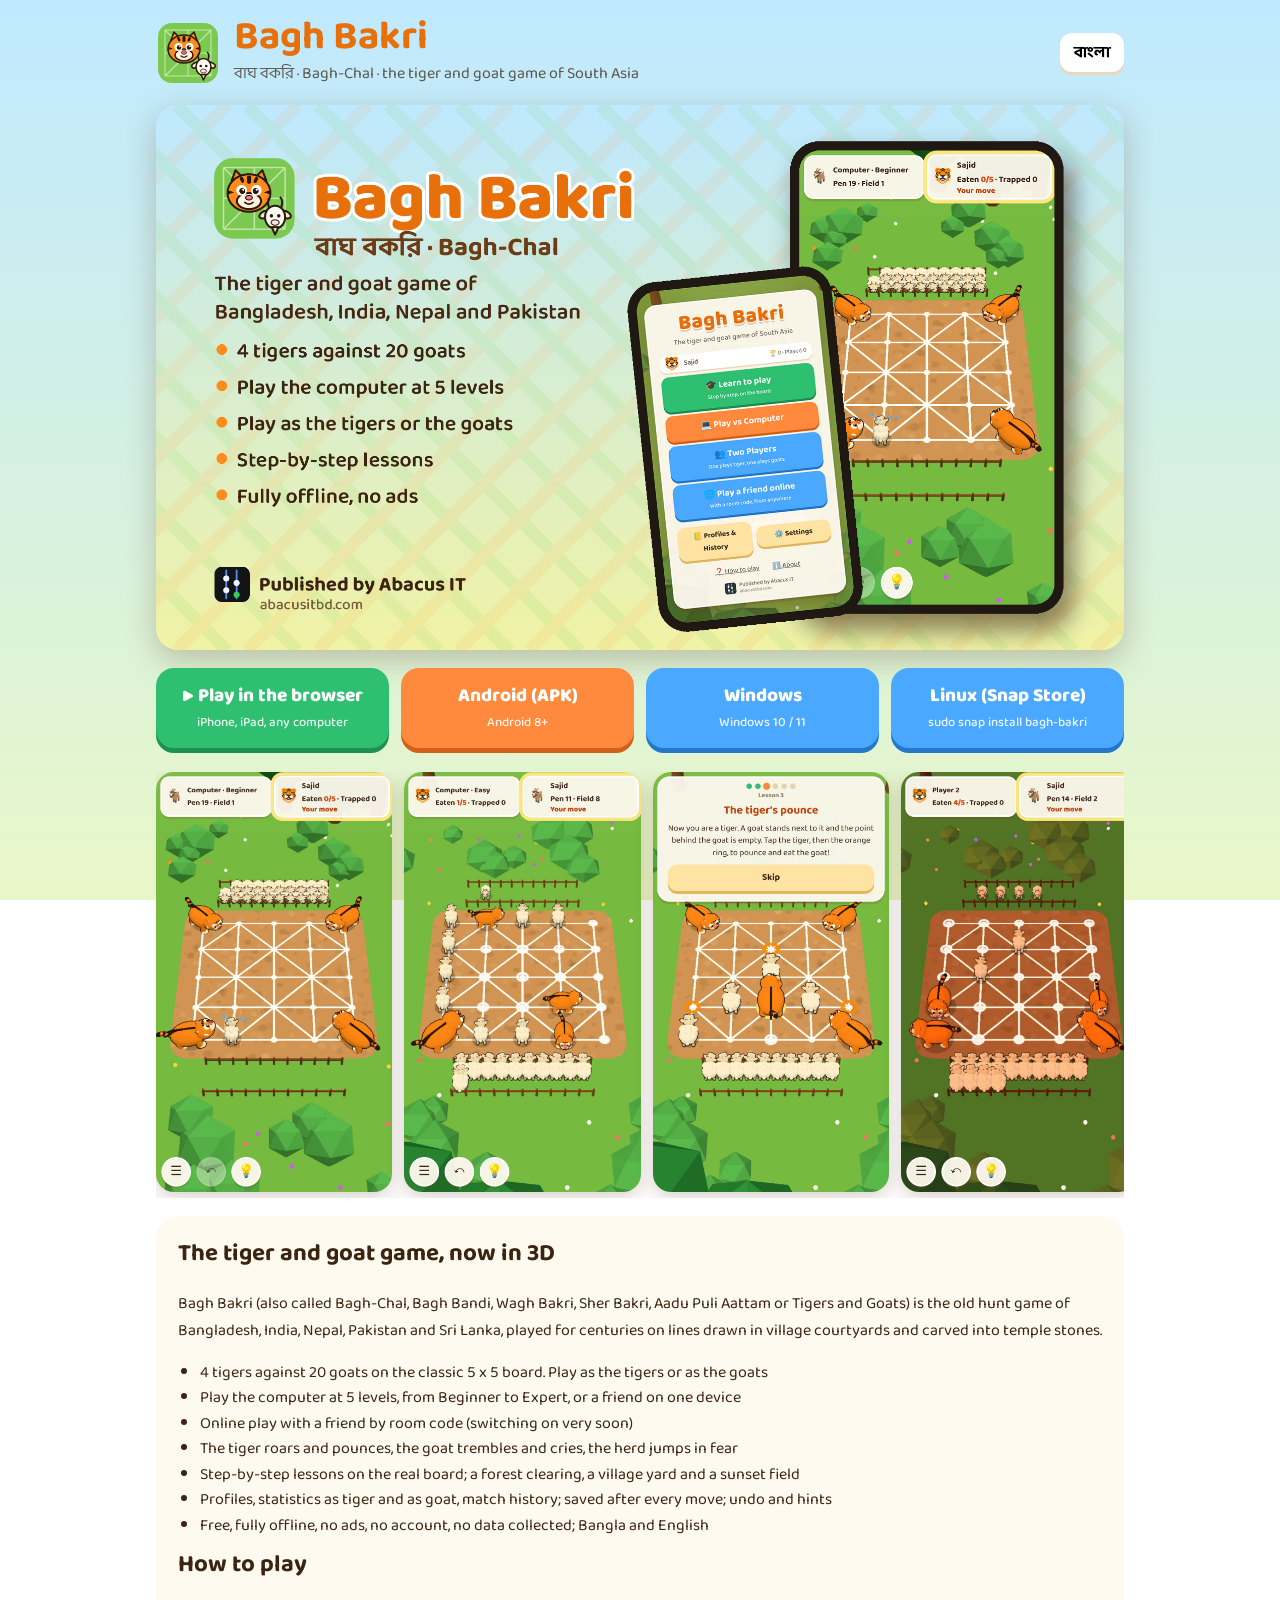
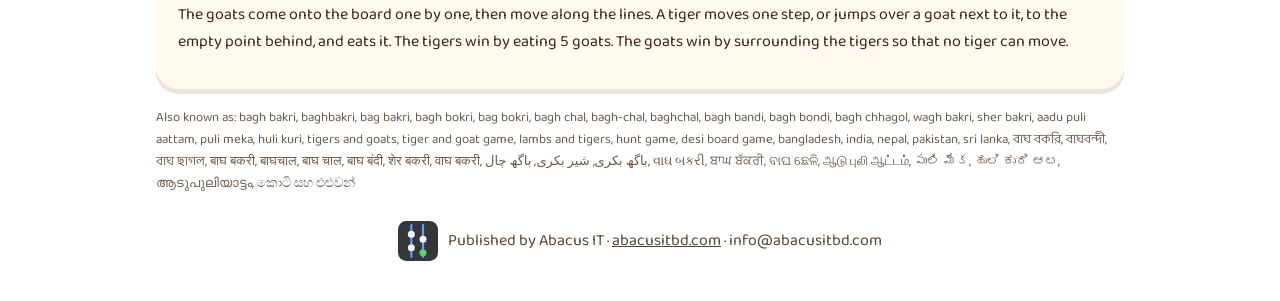
<file: index.html>
<!doctype html>
<html lang="en">
<head>
<meta charset="utf-8">
<meta name="viewport" content="width=device-width, initial-scale=1">
<title>Bagh Bakri (বাঘ বকরি, Bagh-Chal): the tiger and goat board game of South Asia</title>
<meta name="description" content="Bagh Bakri (বাঘ বকরি, Bagh-Chal, Bagh Bandi, Sher Bakri, Aadu Puli), the tiger and goat hunt board game of Bangladesh, India, Nepal, Pakistan and Sri Lanka, in cartoon 3D. 4 tigers against 20 goats. Play the computer at 5 levels or a friend. Android, Windows, Linux and in the browser. Free, offline, no ads. By Abacus IT.">
<meta name="keywords" content="bagh bakri, baghbakri, bag bakri, bagh bokri, bag bokri, bagh chal, bagh-chal, baghchal, bagh bandi, bagh bondi, bagh chhagol, wagh bakri, sher bakri, aadu puli aattam, puli meka, huli kuri, tigers and goats, tiger and goat game, lambs and tigers, hunt game, desi board game, bangladesh, india, nepal, pakistan, sri lanka, বাঘ বকরি, বাঘবন্দী, বাঘ ছাগল, बाघ बकरी, बाघचाल, बाघ चाल, बाघ बंदी, शेर बकरी, वाघ बकरी, باگھ بکری, شیر بکری, باگھ چال, વાઘ બકરી, ਬਾਘ ਬੱਕਰੀ, ବାଘ ଛେଳି, ஆடு புலி ஆட்டம், పులి మేక, ಹುಲಿ ಕುರಿ ಆಟ, ആടുപുലിയാട്ടം, කොටි සහ එළුවන්">
<meta property="og:title" content="Bagh Bakri (বাঘ বকরি)">
<meta property="og:description" content="The tiger and goat hunt board game of South Asia, in cartoon 3D. Free, offline, no ads.">
<meta property="og:image" content="cover-en.png">
<link rel="icon" href="icon.svg">
<style>
@font-face { font-family: "Baloo Da 2"; src: url("BalooDa2.ttf") format("truetype"); font-weight: 400 800; font-display: swap; }
:root { --ink: #3b2412; --card: #fffaf0; --go: #2fbf71; --go-d: #1f8f52; --b1: #ff8a3d; --b1-d: #d2601a; --b2: #4aa8ff; --b2-d: #2577c9; }
* { box-sizing: border-box; }
body { margin: 0; font-family: "Baloo Da 2", "Noto Sans Bengali", system-ui, sans-serif; color: var(--ink); background: linear-gradient(#bfe9ff, #e9f7c8) fixed; }
.wrap { max-width: 1000px; margin: 0 auto; padding: 18px 16px 40px; }
header { display: flex; align-items: center; gap: 14px; }
header img { width: 64px; height: 64px; }
h1 { margin: 0; font-size: 40px; color: #e8700a; line-height: 1; }
.tag { margin: 2px 0 0; opacity: .75; }
.lang { margin-left: auto; background: #fff; border: 0; border-radius: 12px; padding: 6px 14px; font: inherit; font-weight: 700; cursor: pointer; box-shadow: 0 3px 0 #ead9b8; }
.cover { width: 100%; border-radius: 22px; margin: 18px 0; box-shadow: 0 10px 30px rgba(80,40,10,.25); display: block; }
.btns { display: grid; grid-template-columns: repeat(auto-fit, minmax(220px, 1fr)); gap: 12px; margin: 10px 0 24px; }
.btns a { display: block; text-decoration: none; color: #fff; font-weight: 800; font-size: 19px; text-align: center; border-radius: 18px; padding: 12px 10px 14px; }
.btns small { display: block; font-size: 13px; font-weight: 500; opacity: .9; }
.play { background: var(--go); box-shadow: 0 5px 0 var(--go-d); }
.and { background: var(--b1); box-shadow: 0 5px 0 var(--b1-d); }
.win, .lin { background: var(--b2); box-shadow: 0 5px 0 var(--b2-d); }
.shots { display: flex; gap: 12px; overflow-x: auto; padding-bottom: 6px; }
.shots img { height: 420px; border-radius: 18px; box-shadow: 0 6px 18px rgba(80,40,10,.2); }
.card { background: var(--card); border-radius: 22px; padding: 18px 22px; margin: 18px 0; box-shadow: 0 5px 0 rgba(120,70,20,.15); }
.card h2 { margin: 0 0 6px; } .card ul { margin: 6px 0; padding-left: 22px; line-height: 1.6; }
footer { display: flex; align-items: center; gap: 10px; justify-content: center; margin-top: 26px; opacity: .85; }
footer img { width: 40px; height: 40px; } footer a { color: inherit; }
body.en [data-l="bn"], body.bn [data-l="en"] { display: none !important; }
</style>
</head>
<body class="en">
<div class="wrap">
  <header>
    <img src="icon.svg" alt="">
    <div><h1><span data-l="en">Bagh Bakri</span><span data-l="bn">বাঘ বকরি</span></h1>
      <p class="tag"><span data-l="en">বাঘ বকরি · Bagh-Chal · the tiger and goat game of South Asia</span><span data-l="bn">বাঘ আর ছাগলের চিরচেনা খেলা, রঙিন ত্রিমাত্রিক রূপে</span></p></div>
    <button class="lang" id="lang">বাংলা</button>
  </header>
  <img class="cover" data-l="en" src="cover-en.png" alt="Bagh Bakri">
  <img class="cover" data-l="bn" src="cover-bn.png" alt="বাঘ বকরি">
  <div class="btns">
    <a class="play" href="play/"><span data-l="en">▶ Play in the browser</span><span data-l="bn">▶ ব্রাউজারে খেলো</span><small data-l="en">iPhone, iPad, any computer</small><small data-l="bn">আইফোন, আইপ্যাড, যেকোনো কম্পিউটার</small></a>
    <a class="and" href="https://github.com/riadul/bagh-bakri-download/releases/latest/download/BaghBakri.apk"><span data-l="en">Android (APK)</span><span data-l="bn">অ্যান্ড্রয়েড (APK)</span><small>Android 8+</small></a>
    <a class="win" href="https://github.com/riadul/bagh-bakri-download/releases/latest/download/BaghBakri-Setup-x64.exe"><span data-l="en">Windows</span><span data-l="bn">উইন্ডোজ</span><small>Windows 10 / 11</small></a>
    <a class="lin" href="https://snapcraft.io/bagh-bakri"><span data-l="en">Linux (Snap Store)</span><span data-l="bn">লিনাক্স (স্ন্যাপ স্টোর)</span><small>sudo snap install bagh-bakri</small></a>
  </div>
  <div class="shots" data-l="en"><img src="en-03-pounce.jpg" alt=""><img src="en-02-game.jpg" alt=""><img src="en-04-tutorial.jpg" alt=""><img src="en-06-sunset.jpg" alt=""></div>
  <div class="shots" data-l="bn"><img src="bn-03-pounce.jpg" alt=""><img src="bn-02-game.jpg" alt=""><img src="bn-04-tutorial.jpg" alt=""><img src="bn-06-sunset.jpg" alt=""></div>
  <div class="card" data-l="en">
    <h2>The tiger and goat game, now in 3D</h2>
    <p>Bagh Bakri (also called Bagh-Chal, Bagh Bandi, Wagh Bakri, Sher Bakri, Aadu Puli Aattam or Tigers and Goats) is the old hunt game of Bangladesh, India, Nepal, Pakistan and Sri Lanka, played for centuries on lines drawn in village courtyards and carved into temple stones.</p>
    <ul>
      <li>4 tigers against 20 goats on the classic 5 x 5 board. Play as the tigers or as the goats</li>
      <li>Play the computer at 5 levels, from Beginner to Expert, or a friend on one device</li>
      <li>Online play with a friend by room code (switching on very soon)</li>
      <li>The tiger roars and pounces, the goat trembles and cries, the herd jumps in fear</li>
      <li>Step-by-step lessons on the real board; a forest clearing, a village yard and a sunset field</li>
      <li>Profiles, statistics as tiger and as goat, match history; saved after every move; undo and hints</li>
      <li>Free, fully offline, no ads, no account, no data collected; Bangla and English</li>
    </ul>
    <h2>How to play</h2>
    <p>The goats come onto the board one by one, then move along the lines. A tiger moves one step, or jumps over a goat next to it, to the empty point behind, and eats it. The tigers win by eating 5 goats. The goats win by surrounding the tigers so that no tiger can move.</p>
  </div>
  <div class="card" data-l="bn">
    <h2>বাঘ আর ছাগলের খেলা, এবার ত্রিমাত্রিক রূপে</h2>
    <p>বাঘ বকরি (বাঘবন্দী, বাঘ-ছাগল) বাংলাদেশ, ভারত, নেপাল আর পাকিস্তানের চিরচেনা খেলা। উঠোনে দাগ কেটে, মন্দিরের পাথরে খোদাই করে কিংবা কাঠের বোর্ডে শত শত বছর ধরে এই খেলা চলে আসছে।</p>
    <ul>
      <li>৪টি বাঘ আর ২০টি ছাগল। বাঘ হয়ে ছাগল খাও, নয়তো ছাগল হয়ে বাঘদের ঘিরে আটকে ফেলো</li>
      <li>কম্পিউটারের সাথে ৫টি স্তর, নতুন থেকে ওস্তাদ পর্যন্ত, অথবা একই ফোনে বন্ধুর সাথে</li>
      <li>রুম কোড দিয়ে বন্ধুর সাথে অনলাইন খেলা (খুব শিগগিরই চালু হবে)</li>
      <li>বাঘের গর্জন আর ঝাঁপ, ছাগলের কাঁপুনি আর কান্না, ভয়ে লাফিয়ে ওঠা পাল</li>
      <li>আসল বোর্ডে ধাপে ধাপে শেখার পাঠ; বনের ধার, গ্রামের উঠোন আর গোধূলির মাঠ</li>
      <li>নিজের প্রোফাইল, বাঘ আর ছাগল হিসেবে আলাদা হিসাব, খেলার ইতিহাস; প্রতিটি চালে সেভ; ফেরত আর পরামর্শ</li>
      <li>সম্পূর্ণ ফ্রি, পুরোপুরি অফলাইন, কোনো বিজ্ঞাপন নেই, অ্যাকাউন্ট লাগে না; বাংলা আর ইংরেজি</li>
    </ul>
    <h2>কীভাবে খেলবে</h2>
    <p>ছাগলগুলো একটা একটা করে বোর্ডে আসে, তারপর দাগ ধরে চলে। বাঘ এক ঘর চলে, অথবা পাশের ছাগলের ওপর দিয়ে পেছনের খালি ঘরে লাফ দিয়ে ছাগলটা খেয়ে ফেলে। ৫টি ছাগল খেলে বাঘ জেতে। বাঘদের এমনভাবে ঘিরে ফেলো যেন কোনো বাঘ আর নড়তে না পারে, তাহলে ছাগল জিতবে।</p>
  </div>
  <p class="tag" style="font-size:13px">Also known as: bagh bakri, baghbakri, bag bakri, bagh bokri, bag bokri, bagh chal, bagh-chal, baghchal, bagh bandi, bagh bondi, bagh chhagol, wagh bakri, sher bakri, aadu puli aattam, puli meka, huli kuri, tigers and goats, tiger and goat game, lambs and tigers, hunt game, desi board game, bangladesh, india, nepal, pakistan, sri lanka, বাঘ বকরি, বাঘবন্দী, বাঘ ছাগল, बाघ बकरी, बाघचाल, बाघ चाल, बाघ बंदी, शेर बकरी, वाघ बकरी, باگھ بکری, شیر بکری, باگھ چال, વાઘ બકરી, ਬਾਘ ਬੱਕਰੀ, ବାଘ ଛେଳି, ஆடு புலி ஆட்டம், పులి మేక, ಹುಲಿ ಕುರಿ ಆಟ, ആടുപുലിയാട്ടം, කොටි සහ එළුවන්</p>
  <footer><img src="abacus-it.svg" alt="Abacus IT"><span><span data-l="en">Published by Abacus IT</span><span data-l="bn">প্রকাশক: অ্যাবাকাস আইটি</span> · <a href="https://abacusitbd.com">abacusitbd.com</a> · info@abacusitbd.com</span></footer>
</div>
<script>
// Bangla for Bangla devices or Bangladesh's time zone, English elsewhere (same rule as the game); the button switches.
function detect() {
  try {
    const langs = [...(navigator.languages || []), navigator.language].filter(Boolean).map((l) => l.toLowerCase());
    if (langs.some((l) => l.startsWith("bn"))) return "bn";
    const tz = Intl.DateTimeFormat().resolvedOptions().timeZone || "";
    if (tz === "Asia/Dhaka" || tz === "Asia/Dacca") return "bn";
  } catch (e) {}
  return "en";
}
function set(l) {
  document.body.className = l; document.documentElement.lang = l;
  document.getElementById("lang").textContent = l === "bn" ? "English" : "বাংলা";
  try { localStorage.setItem("bb.site.lang", l); } catch (e) {}
}
let saved = null; try { saved = localStorage.getItem("bb.site.lang"); } catch (e) {}
set(saved || detect());
document.getElementById("lang").onclick = () => set(document.body.className === "bn" ? "en" : "bn");
</script>
</body>
</html>
</file>
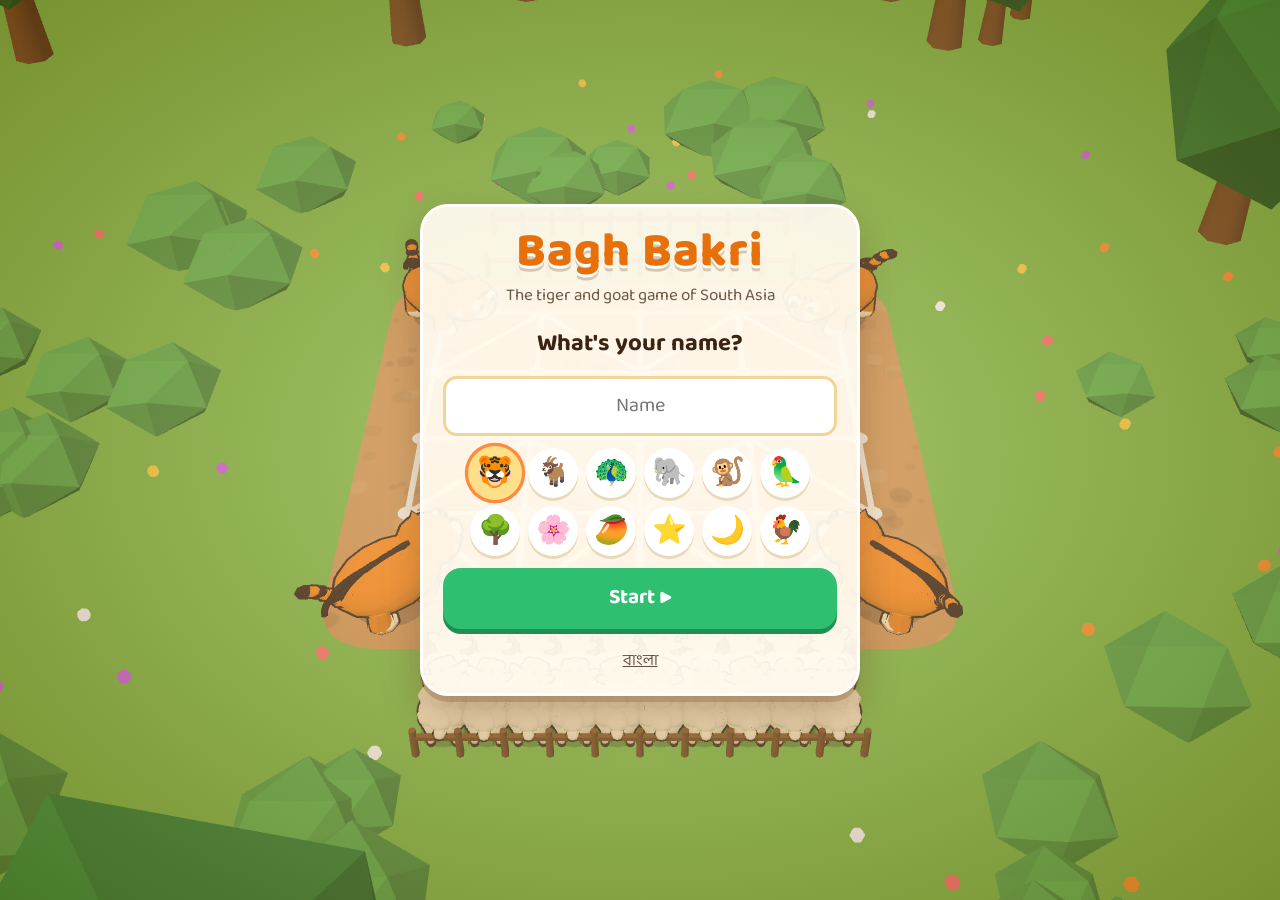
<file: play/index.html>
<!doctype html>
<html lang="bn">
<head>
<meta charset="utf-8" />
<meta name="viewport" content="width=device-width, initial-scale=1, viewport-fit=cover, user-scalable=no" />
<meta name="theme-color" content="#ffd59a" />
<title>বাঘ বকরি · Bagh Bakri</title>
<link rel="icon" href="icon.svg" />
  <script type="module" crossorigin src="./assets/index-CxTiNd1f.js"></script>
  <link rel="stylesheet" crossorigin href="./assets/index-DYzXVV7F.css">
</head>
<body>
<canvas id="board"></canvas>
<div id="ui"></div>
<div id="loading">বাঘ বকরি</div>
</body>
</html>
</file>
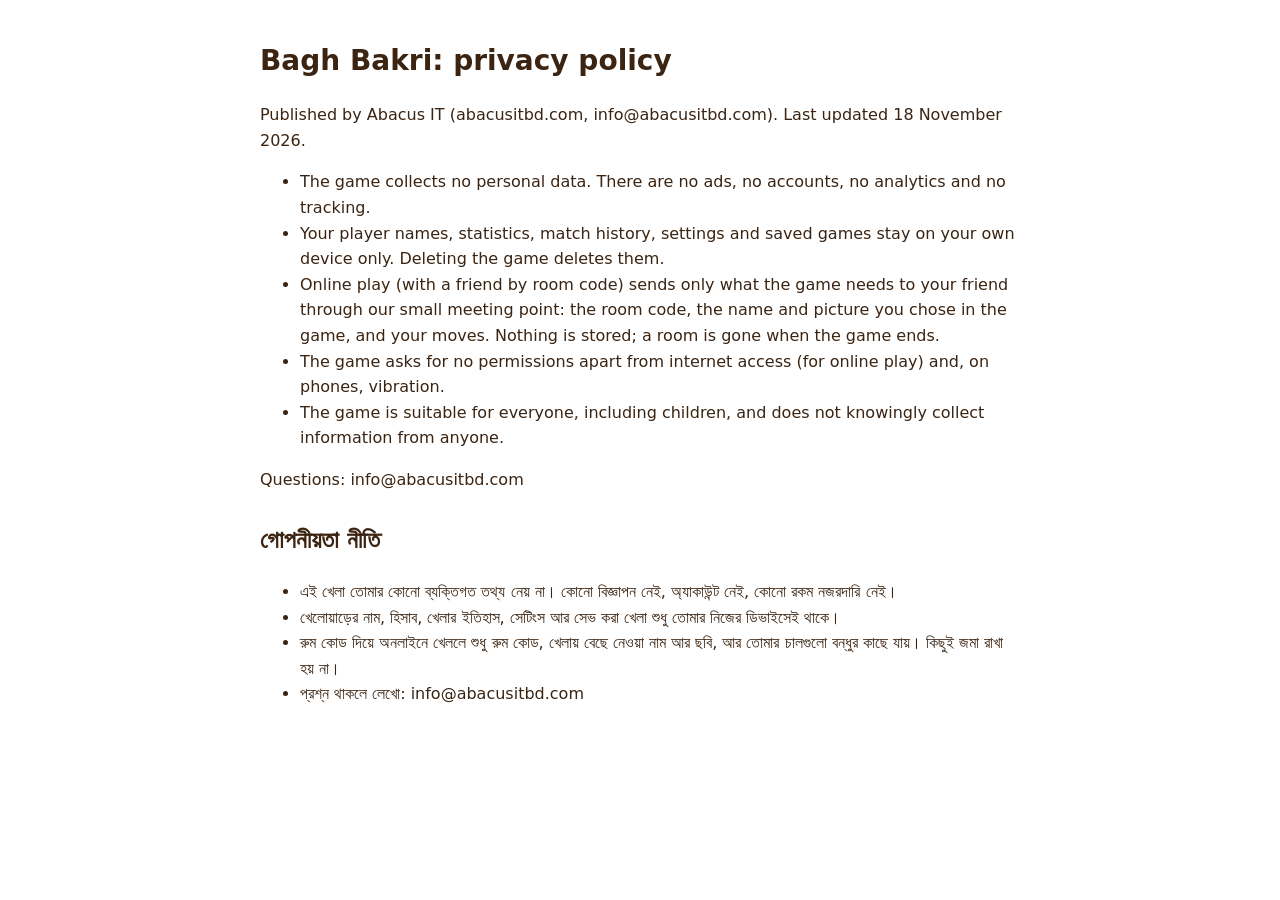
<file: privacy/index.html>
<!doctype html><html lang="en"><head><meta charset="utf-8"><meta name="viewport" content="width=device-width, initial-scale=1">
<title>Bagh Bakri: privacy policy</title><style>body{font-family:system-ui,"Noto Sans Bengali",sans-serif;max-width:760px;margin:0 auto;padding:20px 16px 40px;line-height:1.6;color:#3b2412}h1{font-size:28px}h2{margin-top:28px}</style></head><body>
<h1>Bagh Bakri: privacy policy</h1><p>Published by Abacus IT (abacusitbd.com, info@abacusitbd.com). Last updated 18 November 2026.</p>
<ul><li>The game collects no personal data. There are no ads, no accounts, no analytics and no tracking.</li>
<li>Your player names, statistics, match history, settings and saved games stay on your own device only. Deleting the game deletes them.</li>
<li>Online play (with a friend by room code) sends only what the game needs to your friend through our small meeting point: the room code, the name and picture you chose in the game, and your moves. Nothing is stored; a room is gone when the game ends.</li>
<li>The game asks for no permissions apart from internet access (for online play) and, on phones, vibration.</li>
<li>The game is suitable for everyone, including children, and does not knowingly collect information from anyone.</li></ul>
<p>Questions: info@abacusitbd.com</p>
<h2 lang="bn">গোপনীয়তা নীতি</h2><ul lang="bn">
<li>এই খেলা তোমার কোনো ব্যক্তিগত তথ্য নেয় না। কোনো বিজ্ঞাপন নেই, অ্যাকাউন্ট নেই, কোনো রকম নজরদারি নেই।</li>
<li>খেলোয়াড়ের নাম, হিসাব, খেলার ইতিহাস, সেটিংস আর সেভ করা খেলা শুধু তোমার নিজের ডিভাইসেই থাকে।</li>
<li>রুম কোড দিয়ে অনলাইনে খেললে শুধু রুম কোড, খেলায় বেছে নেওয়া নাম আর ছবি, আর তোমার চালগুলো বন্ধুর কাছে যায়। কিছুই জমা রাখা হয় না।</li>
<li>প্রশ্ন থাকলে লেখো: info@abacusitbd.com</li></ul></body></html>
</file>
<file: play/assets/index-DYzXVV7F.css>
@font-face{font-family:"Baloo Da 2";src:url(../fonts/BalooDa2.ttf)format("truetype");font-weight:400 800;font-display:swap}:root{--ink:#3b2412;--card:#fffaf0f0;--go:#2fbf71;--go-d:#1f8f52;--b1:#ff8a3d;--b1-d:#d2601a;--b2:#4aa8ff;--b2-d:#2577c9;--b3:#b07cff;--b3-d:#7d4ed6;--mid:#ffe3a3;--mid-d:#e2b65a;--red:#ef4b4b;--safe-t:env(safe-area-inset-top,0px);--safe-b:env(safe-area-inset-bottom,0px)}*{box-sizing:border-box;-webkit-tap-highlight-color:transparent}html,body{height:100%;color:var(--ink);-webkit-user-select:none;user-select:none;touch-action:manipulation;background:#bfe9ff;margin:0;font-family:"Baloo Da 2",Noto Sans Bengali,system-ui,sans-serif;overflow:hidden}[hidden]{display:none!important}#board{width:100vw;height:100vh;display:block;position:fixed;inset:0}#ui{pointer-events:none;position:fixed;inset:0}#ui>*{pointer-events:auto}#loading{color:#e8700a;background:#bfe9ff;place-items:center;font-size:40px;font-weight:800;display:grid;position:fixed;inset:0}.screen{padding:calc(16px + var(--safe-t)) 16px calc(16px + var(--safe-b));background:radial-gradient(#ffecc859,#78461459);place-items:center;display:grid;position:absolute;inset:0;overflow-y:auto}.card{background:var(--card);text-align:center;border:3px solid #fff;border-radius:28px;width:min(440px,100%);padding:22px 20px 18px;animation:.28s cubic-bezier(.2,1.4,.5,1) pop;box-shadow:0 6px #78461440,0 18px 40px #50280a4d}.card.tall{max-height:calc(100vh - 32px - var(--safe-t) - var(--safe-b));overflow-y:auto}.card.small-card{width:min(380px,100%)}@keyframes pop{0%{opacity:0;transform:scale(.85)translateY(20px)}to{opacity:1;transform:none}}.logo{color:#e8700a;text-shadow:0 3px #fff,0 6px #78320a40;letter-spacing:1px;font-size:54px;font-weight:800;line-height:1}body.en .logo{font-size:48px}.sub{opacity:.75;margin:4px 0 14px;font-size:17px}h1{margin:4px 0;font-size:34px}h2{margin:2px 0 12px;font-size:24px}h3{text-align:left;margin:14px 0 6px;font-size:18px}button{font:inherit;color:inherit;cursor:pointer;border:0}button:disabled{opacity:.4;cursor:default}.big,.mid{color:#fff;border-radius:18px;width:100%;margin:9px 0;font-weight:700;transition:transform 80ms;display:block}.big{padding:12px 14px 14px;font-size:21px}.big small{opacity:.9;margin-top:-2px;font-size:13px;font-weight:500;display:block}.mid{background:var(--mid);color:var(--ink);box-shadow:0 5px 0 var(--mid-d);padding:9px 12px 11px;font-size:17px}.big:active,.mid:active{transform:translateY(4px);box-shadow:0 1px #0003!important}.go{background:var(--go);box-shadow:0 5px 0 var(--go-d);color:#fff}.b1{background:var(--b1);box-shadow:0 5px 0 var(--b1-d)}.b2{background:var(--b2);box-shadow:0 5px 0 var(--b2-d)}.b3{background:var(--b3);box-shadow:0 5px 0 var(--b3-d)}.dim{filter:saturate(.6);opacity:.85}.row{align-items:center;gap:10px;display:flex}.row>.mid{flex:1}.link{opacity:.8;background:0 0;margin-top:8px;font-size:16px;text-decoration:underline}.link.danger{color:var(--red)}.pub{opacity:.85;text-align:left;background:0 0;justify-content:center;align-items:center;gap:8px;margin:12px auto 0;font-size:13px;line-height:1.15;display:flex}.pub img{width:26px;height:26px}.pub small{opacity:.7;font-size:11px;display:block}.pub.static{margin-top:10px}.links{justify-content:center;gap:18px}.appicon{width:84px;height:84px}.logo.small{font-size:36px}.publisher{text-align:left;background:#fff;border-radius:16px;align-items:center;gap:12px;margin:10px 0;padding:10px 14px;display:flex;box-shadow:0 3px #ead9b8}.publisher img{width:52px;height:52px}.publisher b{font-size:19px}.publisher small{opacity:.75;font-size:13px;display:block}.tiny{font-size:11px}.tut .lesson{top:calc(8px + var(--safe-t));background:var(--card);text-align:center;border:3px solid #fff;border-radius:22px;max-width:520px;margin:0 auto;padding:10px 16px 12px;animation:.28s cubic-bezier(.2,1.4,.5,1) pop;position:absolute;left:8px;right:8px;box-shadow:0 5px #78461433}.lesson h2{color:#c2410c;margin:0 0 4px;font-size:21px}.lesson p{margin:0 0 6px;font-size:15.5px;line-height:1.45}.lnum{opacity:.6;font-size:12px;font-weight:700}.ldots{justify-content:center;gap:6px;margin-bottom:2px;display:flex}.ldots i{background:#e6d3ad;border-radius:50%;width:10px;height:10px}.ldots i.on{background:var(--b1);transform:scale(1.3)}.ldots i.done{background:var(--go)}.lmsg .ok{color:var(--go-d);font-size:22px;display:block}.lmsg .bad{color:var(--red);font-size:18px;display:block}.lesson .row .mid{margin:4px 0}.note{opacity:.75;font-size:14px}.me{background:#fff;border-radius:16px;align-items:center;gap:10px;width:100%;margin-bottom:6px;padding:6px 12px;display:flex;box-shadow:0 3px #ead9b8}.me .mini{opacity:.7;margin-left:auto;font-size:14px}.av1{font-size:28px;line-height:1}input:not([type]),input[type=text]{width:100%;font:inherit;text-align:center;background:#fff;border:3px solid #f0d49a;border-radius:14px;outline:none;padding:10px 14px;font-size:20px}input:focus{border-color:var(--b1)}.avatars{flex-wrap:wrap;justify-content:center;gap:8px;margin:12px 0;display:flex}.av{background:#fff;border-radius:50%;width:50px;height:50px;font-size:28px;box-shadow:0 3px #ead9b8}.avatars.small .av{width:40px;height:40px;font-size:22px}.av.on{box-shadow:0 0 0 3px var(--b1), 0 3px 0 #d6a940;background:#ffe08a;transform:scale(1.08)}.levels{gap:8px;display:grid}.lv{text-align:left;background:#fff;border-radius:16px;grid-template-rows:auto auto;grid-template-columns:44px 1fr auto;align-items:center;padding:6px 12px;display:grid;box-shadow:0 4px #ead9b8}.lv .ic{grid-row:span 2;font-size:30px}.lv b{font-size:19px}.lv small{opacity:.7;grid-column:2;margin-top:-4px;font-size:13px}.lv .stars{color:#f5a623;letter-spacing:-1px;grid-area:1/3/span 2;font-size:14px}.lv.on{box-shadow:0 0 0 3px var(--b1), 0 4px 0 #d6a940;background:#fff4d1}.sides .side{background:#fff;border-radius:14px;flex:1;padding:8px;font-size:15px;font-weight:600;box-shadow:0 4px #ead9b8}.side.on{box-shadow:0 0 0 3px var(--b1), 0 4px 0 #d6a940;background:#fff4d1}.dot{vertical-align:-2px;border-radius:50%;width:16px;height:16px;margin-right:6px;display:inline-block;box-shadow:inset -2px -3px #0000002e,inset 2px 2px #ffffff73}.pl{text-align:left;margin:8px 0;font-weight:700;display:block}.pl input{margin-top:4px}.plist{gap:8px;display:grid}.prof{text-align:left;background:#fff;border-radius:14px;align-items:center;gap:10px;padding:8px 12px;display:flex;box-shadow:0 4px #ead9b8}.prof small{opacity:.7;margin-left:auto}.prof i{background:var(--go);color:#fff;border-radius:8px;padding:0 6px;font-size:12px;font-style:normal}.prof.on{box-shadow:0 0 0 3px var(--go), 0 4px 0 var(--go-d)}.prof.add{color:var(--b2-d);justify-content:center;font-weight:700}.statgrid{grid-template-columns:repeat(3,1fr);gap:8px;margin:12px 0;display:grid}.statgrid div,.stats div{background:#fff;border-radius:14px;padding:6px;box-shadow:0 3px #ead9b8}.statgrid b,.stats b{font-size:24px;display:block}.statgrid small,.stats small{opacity:.7;font-size:12px}.hist{text-align:left;max-height:34vh;overflow-y:auto}.hrow{border-bottom:2px dashed #f0dfbd;grid-template-columns:64px 1fr auto auto;align-items:center;gap:8px;padding:6px 4px;font-size:15px;display:grid}.hrow small{opacity:.6;font-size:12px}.w{color:var(--go-d);font-weight:800}.l{color:var(--red);font-weight:800}.d{color:#8a6d3b;font-weight:800}.sw{text-align:left;background:#fff;border-radius:14px;justify-content:space-between;align-items:center;margin:7px 0;padding:8px 14px;font-weight:600;display:flex;box-shadow:0 3px #ead9b8}.sw input{display:none}.sw i{background:#d9c9a6;border-radius:14px;flex:none;width:50px;height:28px;margin-left:10px;transition:background .2s;position:relative}.sw i:after{content:"";background:#fff;border-radius:50%;width:22px;height:22px;transition:left .2s;position:absolute;top:3px;left:3px;box-shadow:0 2px 2px #0003}.sw input:checked+i{background:var(--go)}.sw input:checked+i:after{left:25px}.seg{background:#fff;border-radius:14px;margin:7px 0;padding:6px 8px 6px 14px;font-weight:600;box-shadow:0 3px #ead9b8}.seg span{text-align:left;margin-right:auto}.segb{background:#f6ecd6;border-radius:10px;padding:4px 12px;font-weight:700}.segb.on{background:var(--b1);color:#fff}.themes{grid-template-columns:1fr 1fr 1fr;gap:8px;display:grid}.th{background:#fff;border-radius:14px;align-items:center;gap:8px;padding:8px;font-weight:600;display:flex;box-shadow:0 3px #ead9b8}.th.on{box-shadow:0 0 0 3px var(--b1), 0 3px 0 #d6a940}.sw2{border-radius:9px;flex:none;width:30px;height:30px}.sides2{grid-template-columns:1fr 1fr;gap:10px;margin-bottom:6px;display:grid}.pick{background:#fff;border-radius:18px;flex-direction:column;align-items:center;gap:2px;padding:10px 8px;display:flex;box-shadow:0 4px #ead9b8}.pick .big-ic{font-size:46px;line-height:1.1;transition:transform .2s}.pick b{font-size:20px}.pick small{opacity:.75;font-size:12.5px;line-height:1.25}.pick.on{box-shadow:0 0 0 3px var(--b1), 0 4px 0 #d6a940;background:#fff4d1}.pick.on .big-ic{transform:scale(1.15)rotate(-6deg)}.sidestats{text-align:left;grid-template-columns:1fr 1fr;gap:8px;margin:12px 0 4px;display:grid}.sidestats>div{background:#fff;border-radius:14px;padding:8px 10px;box-shadow:0 3px #ead9b8}.sidestats h4{margin:0 0 2px;font-size:16px}.sidestats p{margin:0;font-size:13px}.pc .eat{color:#d9480f;font-weight:800}.pc .cnt{white-space:nowrap;font-size:14px}.sw2.village{background:linear-gradient(135deg,#ffe2b8 40%,#a3d65c 40% 70%,#e8b27a 70%)}.sw2.dusk{background:linear-gradient(135deg,#ff9e7a 40%,#6aa84f 40% 70%,#c98a5a 70%)}.sw2.classic{background:linear-gradient(135deg,#f0c27a 50%,#ff4d4d 50% 75%,#22b07d 75%)}.sw2.royal{background:linear-gradient(135deg,#1f3b57 50%,#fdf6e3 50% 75%,#b8233f 75%)}.sw2.forest{background:linear-gradient(135deg,#9fd36b 50%,#ffcf3f 50% 75%,#8a4dff 75%)}.sw2.candy{background:linear-gradient(135deg,#ffb3d1 50%,#3fa9ff 50% 75%,#ff9f1c 75%)}.how{text-align:left;margin-bottom:12px;font-size:17px;line-height:1.55}#ui>.hud{pointer-events:none;position:absolute;inset:0}.hud>*{pointer-events:auto}.hud-top{top:calc(8px + var(--safe-t));align-items:stretch;gap:8px;display:flex;position:absolute;left:8px;right:8px}.pc{background:var(--card);border:3px solid #fff;border-radius:18px;flex:1;order:1;align-items:center;gap:8px;min-width:0;padding:6px 10px;transition:transform .25s,box-shadow .25s;display:flex;box-shadow:0 4px #78461433}.pc b{white-space:nowrap;text-overflow:ellipsis;max-width:30vw;font-size:15px;display:block;overflow:hidden}.pc .cnt{font-size:16px;font-weight:700}.pc .cnt small{opacity:.6;font-size:12px;font-weight:500}.pc.turn{animation:1.2s ease-in-out infinite glow;transform:scale(1.04);box-shadow:0 0 0 4px #ffd23f,0 4px #78461433}@keyframes glow{50%{box-shadow:0 0 0 6px #ffe680,0 4px #78461433}}@media (aspect-ratio>=1){.hud-top .pc{flex:0 340px}.hud-top{justify-content:space-between}.status{flex:1}}.status{text-align:center;text-shadow:0 2px #fff;order:2;align-self:center;min-width:70px;font-size:17px;font-weight:800}.think:after{content:"";animation:1s steps(4,end) infinite dots}@keyframes dots{0%{content:""}25%{content:"."}50%{content:".."}75%{content:"..."}}.pc .tag{color:#c2410c;font-size:13px;font-weight:800;line-height:1.1;display:none}@media (aspect-ratio<=1){.status{display:none}.pc{border-radius:16px;padding:4px 8px}.pc .av1{font-size:24px}.pc b{max-width:32vw;font-size:14px}.pc .cnt{font-size:14px}.pc.turn .tag{display:block}}.hud-bottom{bottom:calc(10px + var(--safe-b));gap:10px;display:flex;position:absolute;left:10px}.round{background:var(--card);border:3px solid #fff;border-radius:50%;width:54px;height:54px;font-size:24px;box-shadow:0 4px #78461440}.round:active{transform:translateY(3px);box-shadow:0 1px #78461440}.chain{bottom:calc(14px + var(--safe-b));background:var(--go);color:#fff;box-shadow:0 5px 0 var(--go-d);border-radius:18px;padding:10px 20px 12px;font-size:20px;font-weight:800;animation:.9s ease-in-out infinite bob;position:absolute;right:12px}@keyframes bob{50%{transform:translateY(-4px)}}.chain-tip{bottom:calc(80px + var(--safe-b));color:#fff;white-space:nowrap;text-overflow:ellipsis;background:#3b2412d9;border-radius:14px;max-width:94vw;padding:6px 14px;font-size:15px;position:absolute;left:50%;overflow:hidden;transform:translate(-50%)}.combo{color:#ffd23f;pointer-events:none;text-shadow:0 4px #e2452b,0 8px #0003;-webkit-text-stroke:2px #fff;font-size:64px;font-weight:800;position:absolute;top:38%;left:50%;transform:translate(-50%,-50%)scale(0)}.combo.pop{animation:1.1s cubic-bezier(.2,1.6,.4,1) forwards combo}@keyframes combo{0%{opacity:1;transform:translate(-50%,-50%)scale(0)rotate(-10deg)}30%{transform:translate(-50%,-50%)scale(1.15)rotate(4deg)}70%{opacity:1;transform:translate(-50%,-60%)scale(1)rotate(0)}to{opacity:0;transform:translate(-50%,-80%)scale(.9)}}.overlay{pointer-events:auto;background:#3c1e0a59;place-items:center;padding:16px;display:grid;position:absolute;inset:0}.result h1{font-size:38px}.why{opacity:.75;margin:0 0 10px}.stats{grid-template-columns:repeat(3,1fr);gap:8px;margin-bottom:8px;display:grid}.toast{color:#fff;z-index:9;background:#3b2412e6;border-radius:14px;padding:8px 18px;font-size:17px;animation:.25s pop;position:fixed;bottom:18%;left:50%;transform:translate(-50%)}.bigcode{letter-spacing:12px;color:#e8700a;background:#fff;border-radius:20px;margin:6px 0 10px;padding:6px 0 0;font-family:"Baloo Da 2",monospace;font-size:64px;font-weight:800;box-shadow:0 5px #ead9b8}.codebox input{text-transform:uppercase;letter-spacing:6px;flex:1;font-size:24px;font-weight:800}.codebox .mid{flex:none;width:auto;padding:9px 18px 11px}.waiting{color:#2577c9;font-size:18px;font-weight:700}#err.bad{color:var(--red);font-weight:700}.netfail{text-align:center}.netfail .failicon{margin:4px 0 2px;font-size:64px;line-height:1.1}.netfail p{margin:6px 4px 16px;font-size:17px;line-height:1.45}
</file>
